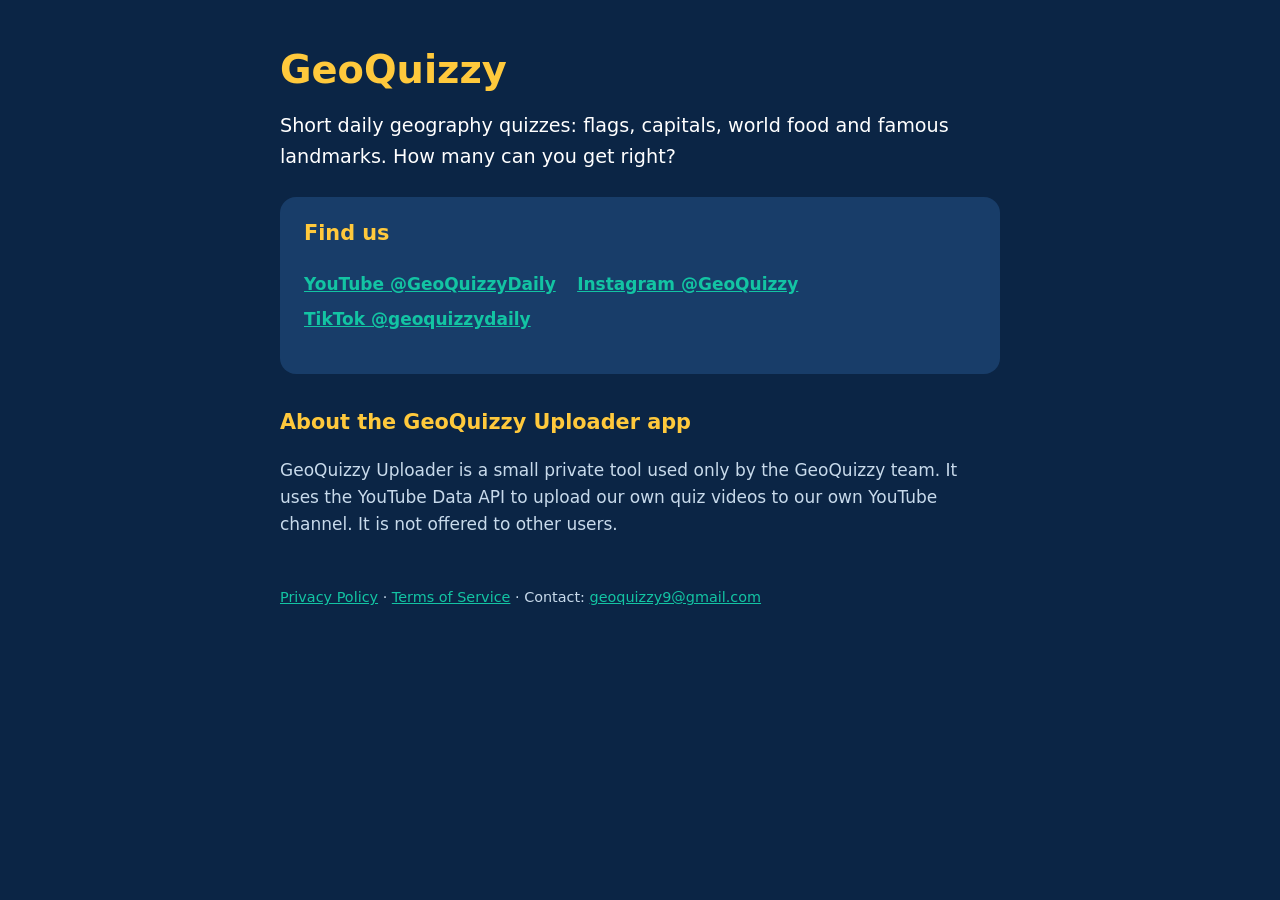
<file: index.html>
<!doctype html>
<html lang="en">
<head>
<meta charset="utf-8">
<meta name="viewport" content="width=device-width, initial-scale=1">
<title>GeoQuizzy</title>
<link rel="stylesheet" href="style.css">
</head>
<body>
<main>
<h1>GeoQuizzy</h1>
<p class="lead">Short daily geography quizzes: flags, capitals, world food and famous landmarks. How many can you get right?</p>
<div class="card">
<h2 style="margin-top:0">Find us</h2>
<p class="links">
<a href="https://www.youtube.com/@GeoQuizzyDaily">YouTube @GeoQuizzyDaily</a>
<a href="https://www.instagram.com/geoquizzy/">Instagram @GeoQuizzy</a>
<a href="https://www.tiktok.com/@geoquizzydaily">TikTok @geoquizzydaily</a>
</p>
</div>
<h2>About the GeoQuizzy Uploader app</h2>
<p>GeoQuizzy Uploader is a small private tool used only by the GeoQuizzy team. It uses the YouTube Data API to upload our own quiz videos to our own YouTube channel. It is not offered to other users.</p>
<footer>
<a href="privacy.html">Privacy Policy</a> &middot; <a href="terms.html">Terms of Service</a> &middot; Contact: <a href="mailto:geoquizzy9@gmail.com">geoquizzy9@gmail.com</a>
</footer>
</main>
</body>
</html>
</file>
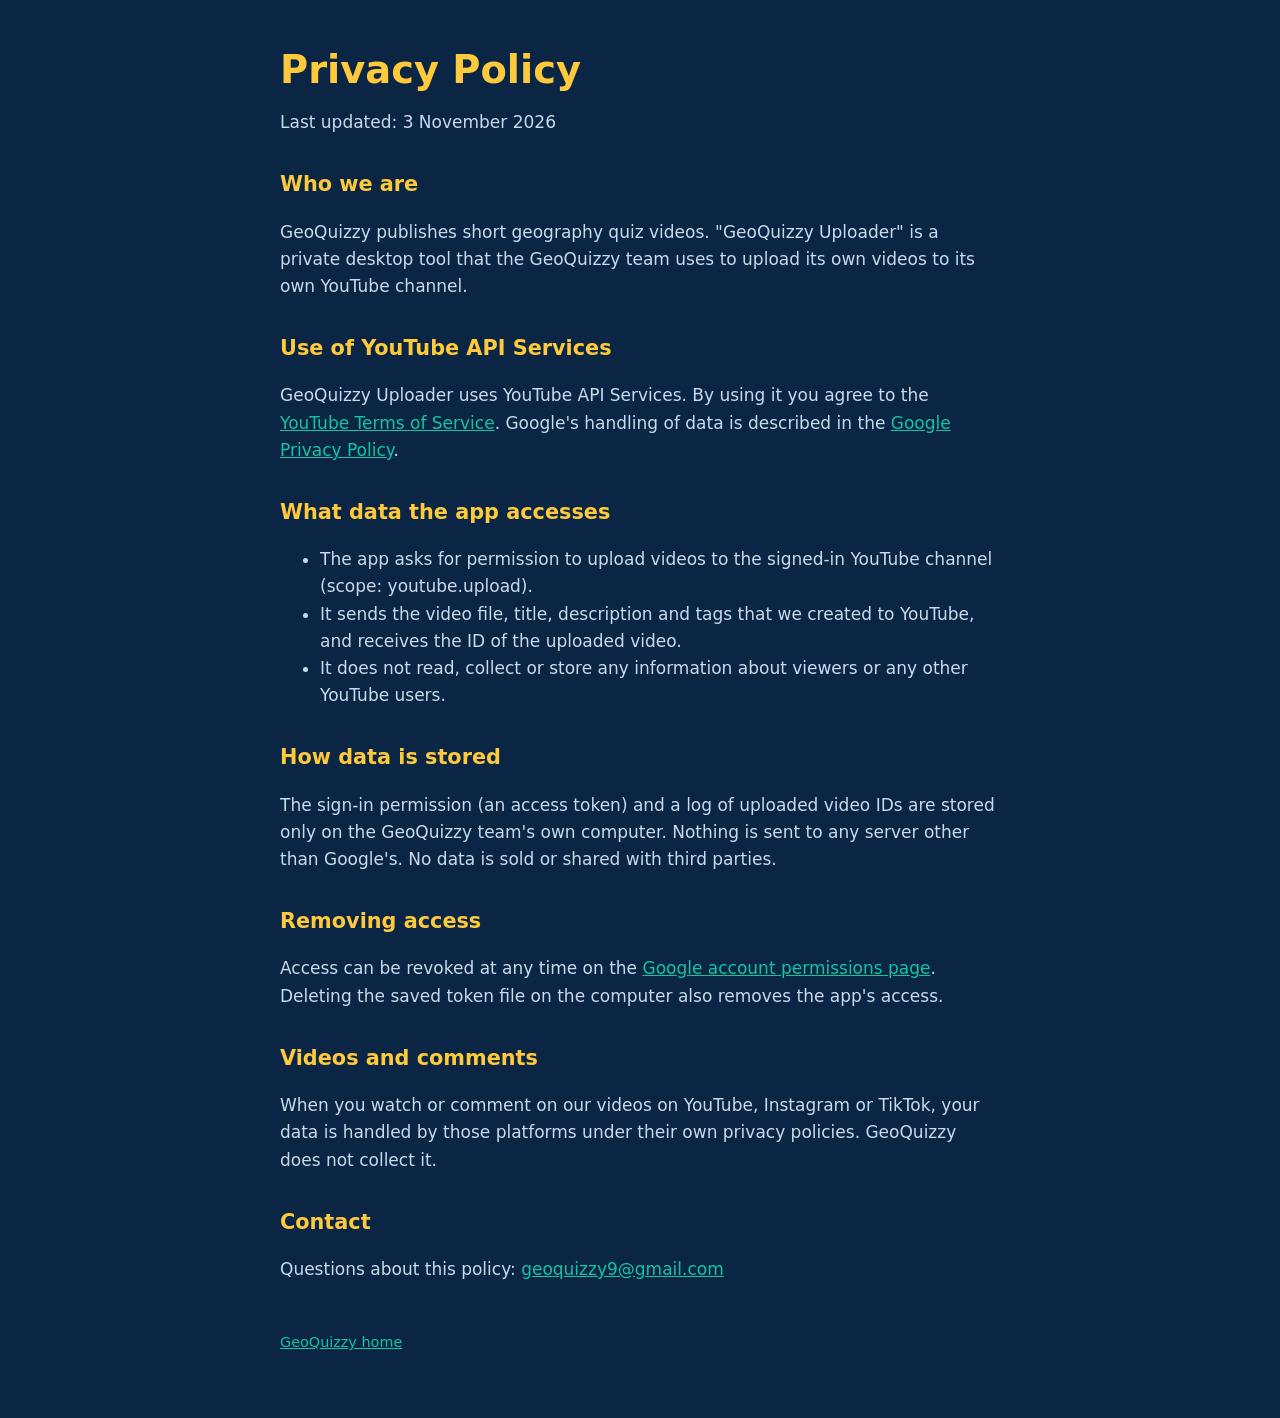
<file: privacy.html>
<!doctype html>
<html lang="en">
<head>
<meta charset="utf-8">
<meta name="viewport" content="width=device-width, initial-scale=1">
<title>GeoQuizzy Privacy Policy</title>
<link rel="stylesheet" href="style.css">
</head>
<body>
<main>
<h1>Privacy Policy</h1>
<p>Last updated: 3 November 2026</p>

<h2>Who we are</h2>
<p>GeoQuizzy publishes short geography quiz videos. "GeoQuizzy Uploader" is a private desktop tool that the GeoQuizzy team uses to upload its own videos to its own YouTube channel.</p>

<h2>Use of YouTube API Services</h2>
<p>GeoQuizzy Uploader uses YouTube API Services. By using it you agree to the <a href="https://www.youtube.com/t/terms">YouTube Terms of Service</a>. Google's handling of data is described in the <a href="https://policies.google.com/privacy">Google Privacy Policy</a>.</p>

<h2>What data the app accesses</h2>
<ul>
<li>The app asks for permission to upload videos to the signed-in YouTube channel (scope: youtube.upload).</li>
<li>It sends the video file, title, description and tags that we created to YouTube, and receives the ID of the uploaded video.</li>
<li>It does not read, collect or store any information about viewers or any other YouTube users.</li>
</ul>

<h2>How data is stored</h2>
<p>The sign-in permission (an access token) and a log of uploaded video IDs are stored only on the GeoQuizzy team's own computer. Nothing is sent to any server other than Google's. No data is sold or shared with third parties.</p>

<h2>Removing access</h2>
<p>Access can be revoked at any time on the <a href="https://myaccount.google.com/permissions">Google account permissions page</a>. Deleting the saved token file on the computer also removes the app's access.</p>

<h2>Videos and comments</h2>
<p>When you watch or comment on our videos on YouTube, Instagram or TikTok, your data is handled by those platforms under their own privacy policies. GeoQuizzy does not collect it.</p>

<h2>Contact</h2>
<p>Questions about this policy: <a href="mailto:geoquizzy9@gmail.com">geoquizzy9@gmail.com</a></p>
<footer><a href="index.html">GeoQuizzy home</a></footer>
</main>
</body>
</html>
</file>
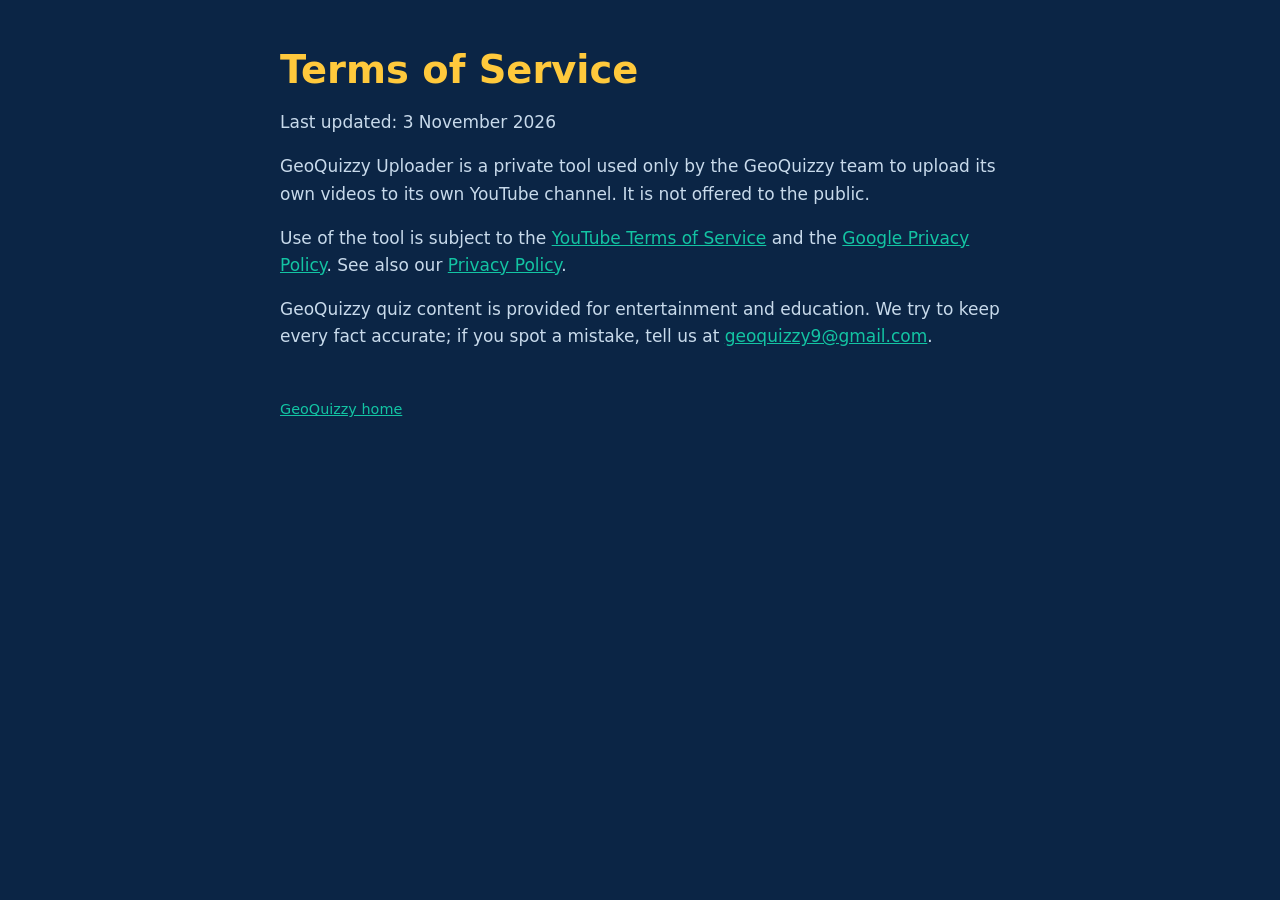
<file: terms.html>
<!doctype html>
<html lang="en">
<head>
<meta charset="utf-8">
<meta name="viewport" content="width=device-width, initial-scale=1">
<title>GeoQuizzy Terms of Service</title>
<link rel="stylesheet" href="style.css">
</head>
<body>
<main>
<h1>Terms of Service</h1>
<p>Last updated: 3 November 2026</p>
<p>GeoQuizzy Uploader is a private tool used only by the GeoQuizzy team to upload its own videos to its own YouTube channel. It is not offered to the public.</p>
<p>Use of the tool is subject to the <a href="https://www.youtube.com/t/terms">YouTube Terms of Service</a> and the <a href="https://policies.google.com/privacy">Google Privacy Policy</a>. See also our <a href="privacy.html">Privacy Policy</a>.</p>
<p>GeoQuizzy quiz content is provided for entertainment and education. We try to keep every fact accurate; if you spot a mistake, tell us at <a href="mailto:geoquizzy9@gmail.com">geoquizzy9@gmail.com</a>.</p>
<footer><a href="index.html">GeoQuizzy home</a></footer>
</main>
</body>
</html>
</file>
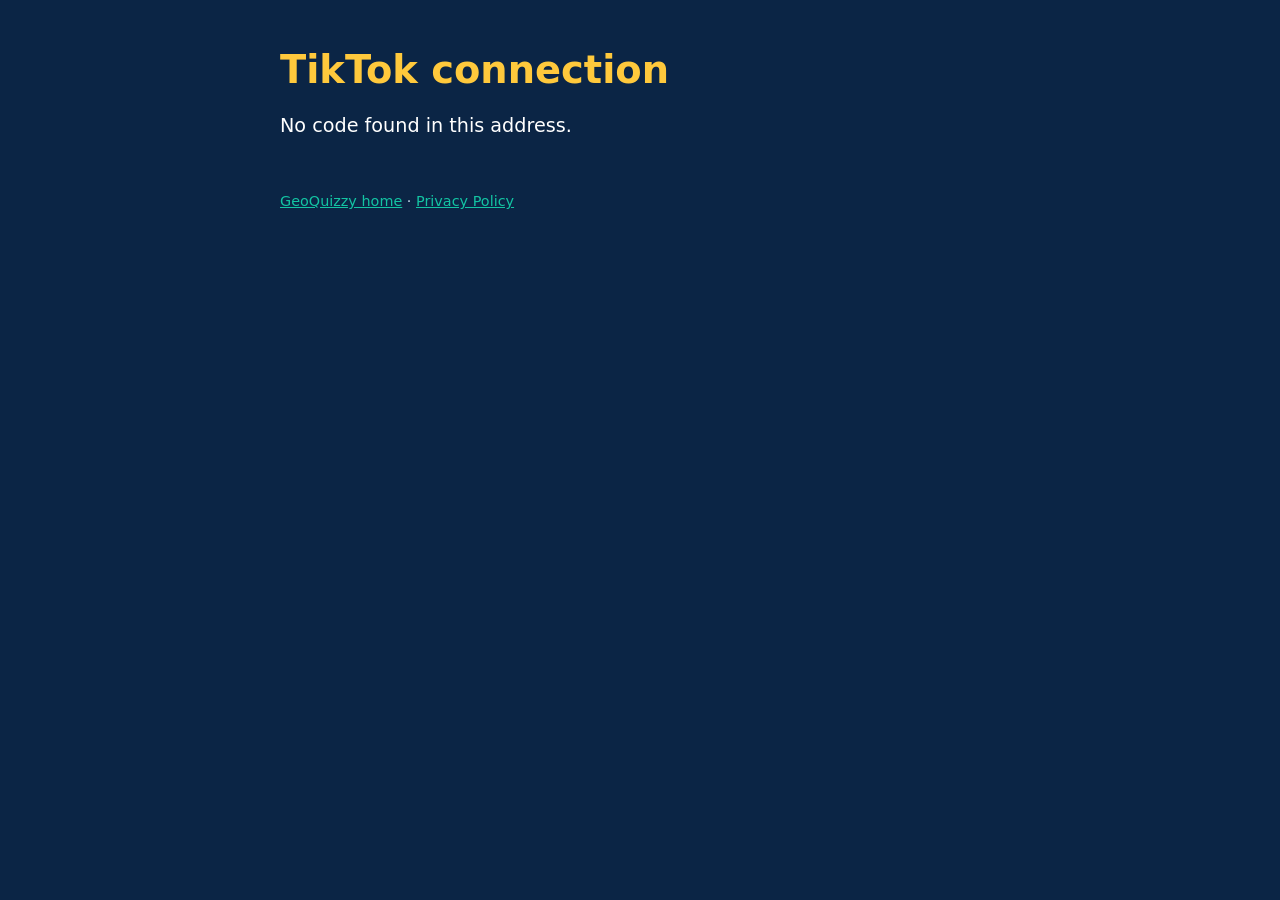
<file: tiktok-callback.html>
<!doctype html>
<html lang="en">
<head>
<meta charset="utf-8">
<meta name="viewport" content="width=device-width, initial-scale=1">
<title>GeoQuizzy – TikTok connection</title>
<link rel="stylesheet" href="style.css">
<style>
  .code{word-break:break-all;background:#183D69;border-radius:12px;padding:16px;font:600 15px/1.5 ui-monospace,Consolas,monospace;color:#fff}
  button{margin-top:12px;background:#FFC93C;color:#0B2545;border:0;border-radius:999px;padding:12px 22px;font:700 16px system-ui;cursor:pointer}
</style>
</head>
<body>
<main>
<h1>TikTok connection</h1>
<p id="msg" class="lead">Reading the authorization code…</p>
<div id="box" style="display:none">
  <p>Copy this code and paste it into the GeoQuizzy window (TIKTOK_BAGLAN.bat):</p>
  <div class="code" id="code"></div>
  <button id="copy" type="button">Copy code</button>
</div>
<footer><a href="index.html">GeoQuizzy home</a> &middot; <a href="privacy.html">Privacy Policy</a></footer>
</main>
<script>
  var p = new URLSearchParams(location.search);
  var code = p.get('code'), err = p.get('error_description') || p.get('error');
  var msg = document.getElementById('msg');
  if (code) {
    msg.textContent = 'TikTok access was granted.';
    document.getElementById('code').textContent = code;
    document.getElementById('box').style.display = 'block';
    document.getElementById('copy').onclick = function () {
      navigator.clipboard.writeText(code).then(function () { document.getElementById('copy').textContent = 'Copied!'; });
    };
  } else {
    msg.textContent = err ? ('TikTok returned an error: ' + err) : 'No code found in this address.';
  }
</script>
</body>
</html>
</file>
<file: style.css>
:root{--bg:#0B2545;--card:#183D69;--yellow:#FFC93C;--teal:#13C4A3;--text:#FFFFFF;--muted:#C8DAEB}
*{box-sizing:border-box}
body{margin:0;background:var(--bg);color:var(--text);font:17px/1.6 system-ui,-apple-system,"Segoe UI",Roboto,sans-serif}
main{max-width:760px;margin:0 auto;padding:48px 20px 64px}
h1{color:var(--yellow);font-size:2.4rem;margin:0 0 8px;line-height:1.15}
h2{color:var(--yellow);font-size:1.3rem;margin:32px 0 8px}
p,li{color:var(--muted)}
a{color:var(--teal)}
.lead{font-size:1.2rem;color:var(--text)}
.card{background:var(--card);border-radius:16px;padding:20px 24px;margin:24px 0}
.links a{display:inline-block;margin:4px 16px 4px 0;font-weight:600}
footer{margin-top:48px;font-size:.9rem;color:var(--muted)}
</file>
